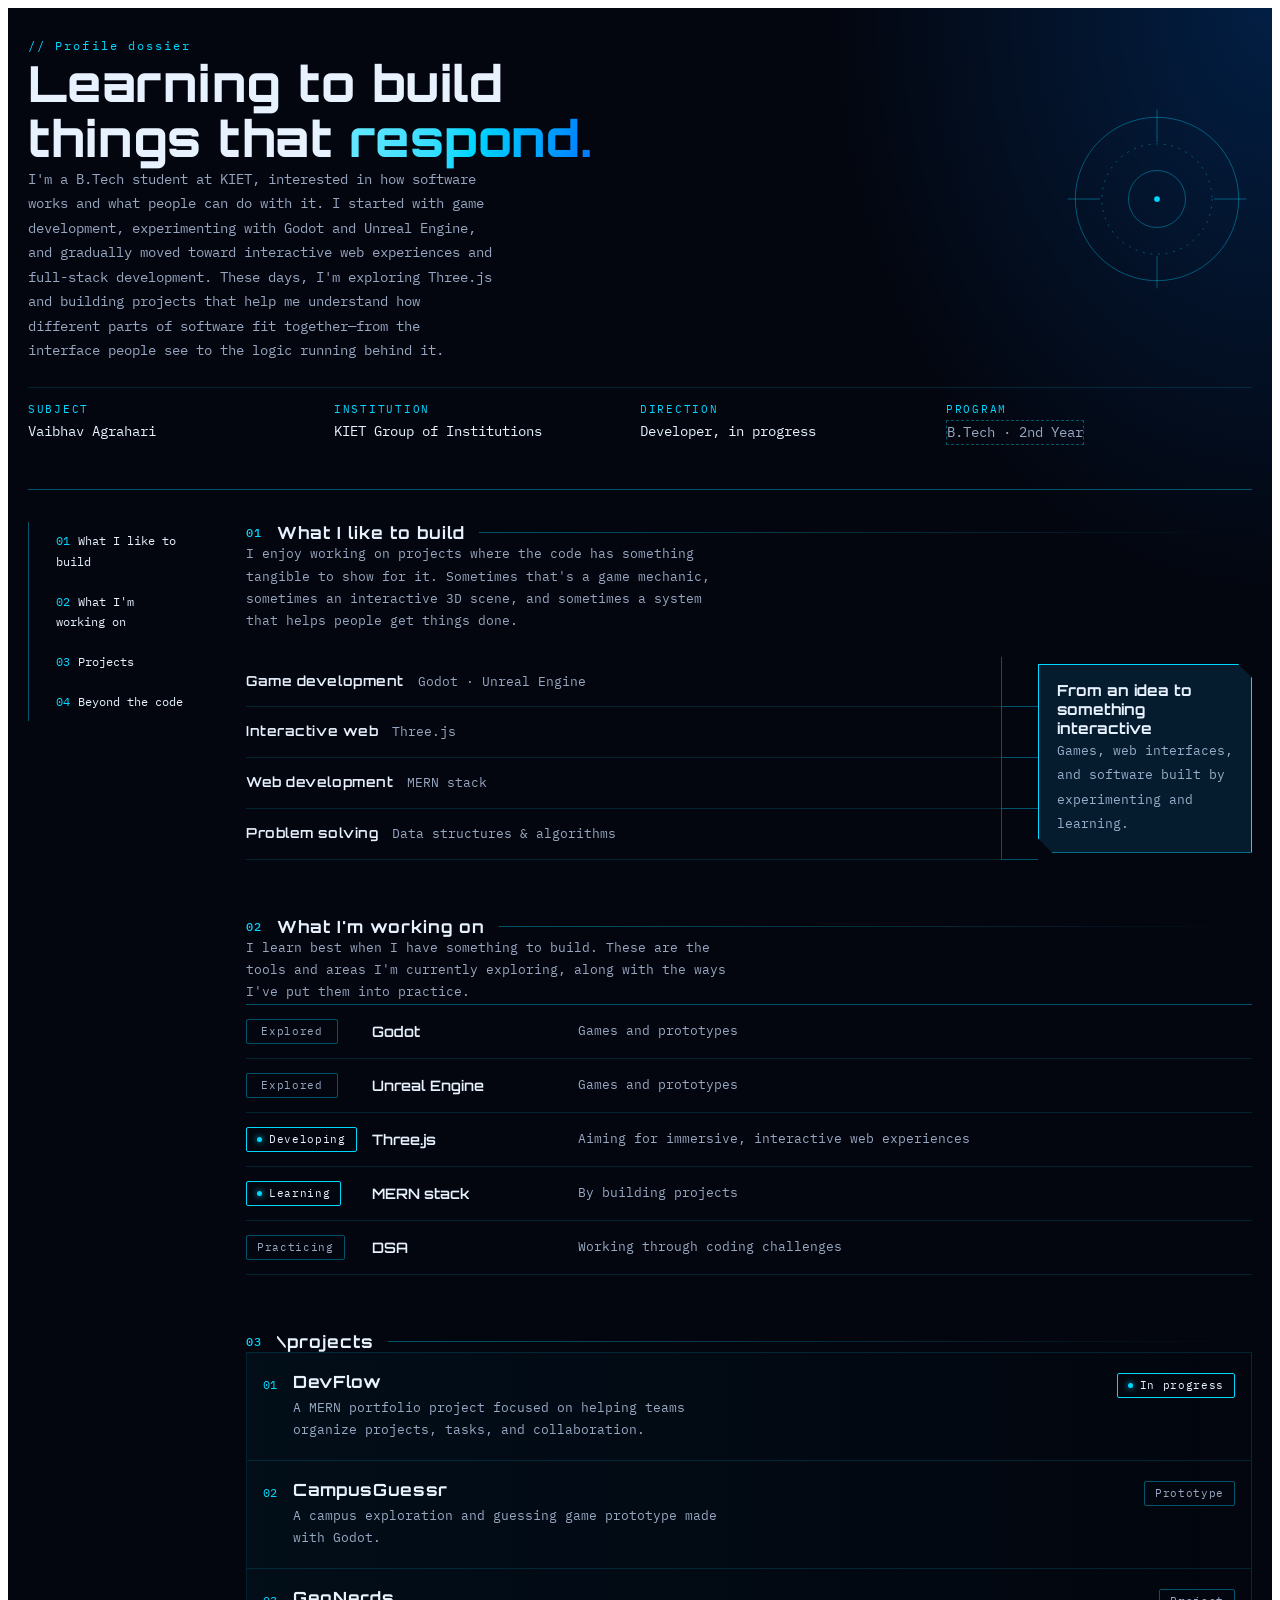
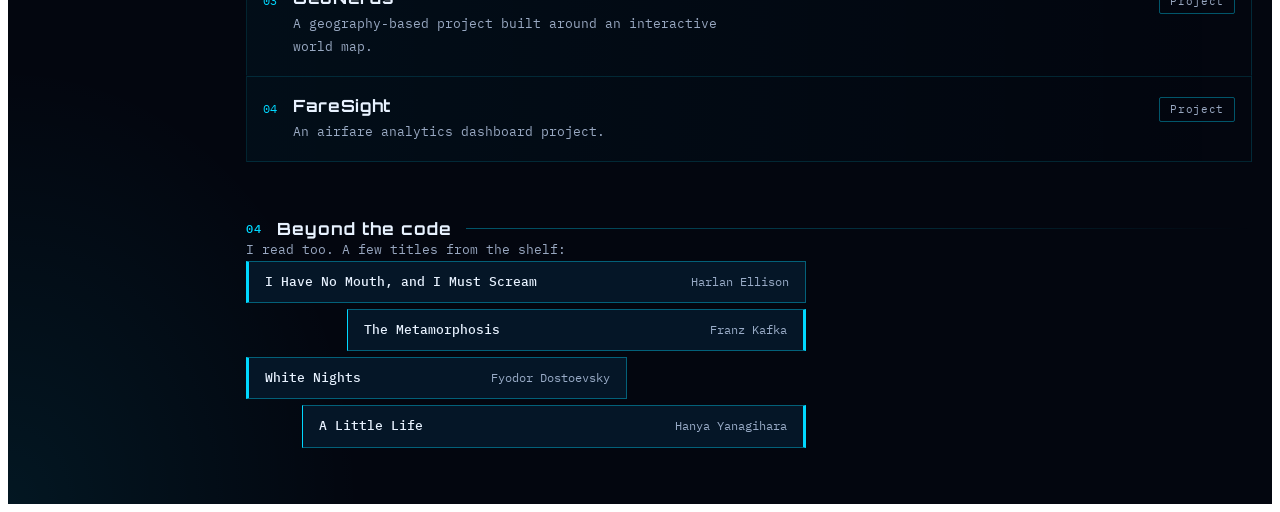
<file: TAb_UI/panels/about.html>
<!doctype html>
<html lang="en">
  <head>
    <meta charset="UTF-8" />
    <meta name="viewport" content="width=device-width, initial-scale=1.0" />
    <title>About — Vaibhav Agrahari</title>
    <link rel="stylesheet" href="/TAb_UI/css_for_panels/about.css" />
    <link rel="preconnect" href="https://fonts.googleapis.com" />
    <link rel="preconnect" href="https://fonts.gstatic.com" crossorigin />
    <link
      href="https://fonts.googleapis.com/css2?family=IBM+Plex+Mono:wght@400;500&family=Orbitron:wght@400..900&display=swap"
      rel="stylesheet"
    />
  </head>
  <body>
    <article class="about">
      <div class="ab-grid" aria-hidden="true"></div>

      <!-- ============ Header: dossier cover ============ -->
      <header class="ab-head">
        <div class="ab-head-copy">
          <p class="ab-kicker">// Profile dossier</p>
          <h1 class="ab-title">
            Learning to build things that <em>respond.</em>
          </h1>
          <p class="ab-lede">
            I'm a B.Tech student at KIET, interested in how software works and what people can do with it. I started with game development, experimenting with Godot and Unreal Engine, and gradually moved toward interactive web experiences and full-stack development.

These days, I'm exploring Three.js and building projects that help me understand how different parts of software fit together—from the interface people see to the logic running behind it.
          </p>
        </div>

        <svg class="ab-reticle" viewBox="0 0 200 200" aria-hidden="true">
          <circle cx="100" cy="100" r="86" />
          <circle cx="100" cy="100" r="58" stroke-dasharray="2 6" />
          <circle cx="100" cy="100" r="30" />
          <path d="M100 6v34M100 160v34M6 100h34M160 100h34" />
          <circle class="dot" cx="100" cy="100" r="3" />
        </svg>

        <dl class="ab-fields">
          <div><dt>Subject</dt><dd>Vaibhav Agrahari</dd></div>
          <div><dt>Institution</dt><dd>KIET Group of Institutions</dd></div>
          <div><dt>Direction</dt><dd>Developer, in progress</dd></div>
          <div><dt>Program</dt><dd class="ab-placeholder"> B.Tech · 2nd Year </dd></div>
        </dl>
      </header>

      <div class="ab-layout">
        <nav class="ab-rail" aria-label="About sections">
          <a href="#ab-connect"><span>01</span>What I like to build</a>
          <a href="#ab-log"><span>02</span>What I'm working on</a>
          <a href="#ab-projects"><span>03</span>Projects</a>
          <a href="#ab-beyond"><span>04</span>Beyond the code</a>
        </nav>

        <div class="ab-main">
          <!-- ============ 01 Journey: interests converge ============ -->
          <section id="ab-connect" class="ab-section" aria-labelledby="h-connect">
            <h2 id="h-connect" class="ab-h"><span>01</span>What I like to build</h2>
            <p class="ab-note">
             I enjoy working on projects where the code 
             has something tangible to show for it. Sometimes that's a game mechanic, 
             sometimes an interactive 3D scene, and sometimes a system that helps people get things done.
            </p>

            <div class="ab-connect">
              <ul class="ab-lanes">
                <li>
                  <b>Game development</b><span>Godot · Unreal Engine</span>
                </li>
                <li><b>Interactive web</b><span>Three.js</span></li>
                <li><b>Web development</b><span>MERN stack</span></li>
                <li>
                  <b>Problem solving</b><span>Data structures &amp; algorithms</span>
                </li>
              </ul>
              <div class="ab-sink">
                <b>From an idea to something interactive</b>
                <span>Games, web interfaces, and software built by experimenting and learning.</span>
              </div>
            </div>
          </section>

          <!-- ============ 02 Log: learning vs. built ============ -->
          <section id="ab-log" class="ab-section" aria-labelledby="h-log">
            <h2 id="h-log" class="ab-h"><span>02</span>What I'm working on</h2>
            <p class="ab-note">
              I learn best when I have something to build. 
              These are the tools and areas I'm currently exploring, along with the ways I've put them into practice.
            </p>
            <ul class="ab-log">
              <li><span class="tag">Explored</span><b>Godot</b><i>Games and prototypes</i></li>
              <li><span class="tag">Explored</span><b>Unreal Engine</b><i>Games and prototypes</i></li>
              <li><span class="tag tag--live">Developing</span><b>Three.js</b><i>Aiming for immersive, interactive web experiences</i></li>
              <li><span class="tag tag--live">Learning</span><b>MERN stack</b><i>By building projects</i></li>
              <li><span class="tag">Practicing</span><b>DSA</b><i>Working through coding challenges</i></li>
            </ul>
          </section>

          <!-- ============ 03 Projects index ============ -->
          <section id="ab-projects" class="ab-section" aria-labelledby="h-projects">
            <h2 id="h-projects" class="ab-h"><span>03</span>\projects</h2>
            <!-- PLACEHOLDER: add real links (e.g. GitHub / live demo) by turning each <h3> into an <a> -->
            <ol class="ab-index">
              <li>
                <span class="n">01</span>
                <div>
                  <h3>DevFlow</h3>
                  <p>A MERN portfolio project focused on helping teams organize projects, tasks, and collaboration.</p>
                </div>
                <span class="tag tag--live">In progress</span>
              </li>
              <li>
                <span class="n">02</span>
                <div>
                  <h3>CampusGuessr</h3>
                  <p>A campus exploration and guessing game prototype made with Godot.</p>
                </div>
                <span class="tag">Prototype</span>
              </li>
              <li>
                <span class="n">03</span>
                <div>
                  <h3>GeoNerds</h3>
                  <p>A geography-based project built around an interactive world map.</p>
                </div>
                <span class="tag">Project</span>
              </li>
              <li>
                <span class="n">04</span>
                <div>
                  <h3>FareSight</h3>
                  <p>An airfare analytics dashboard project.</p>
                </div>
                <span class="tag">Project</span>
              </li>
            </ol>
          </section>

          <!-- ============ 04 Beyond the code ============ -->
          <section id="ab-beyond" class="ab-section" aria-labelledby="h-beyond">
            <h2 id="h-beyond" class="ab-h"><span>04</span>Beyond the code</h2>
            <p class="ab-note">I read too. A few titles from the shelf:</p>
            <ul class="ab-shelf">
              <li style="--w: 100%"><b>I Have No Mouth, and I Must Scream</b><i>Harlan Ellison</i></li>
              <li style="--w: 82%"><b>The Metamorphosis</b><i>Franz Kafka</i></li>
              <li style="--w: 68%"><b>White Nights</b><i>Fyodor Dostoevsky</i></li>
              <li style="--w: 90%"><b>A Little Life</b><i>Hanya Yanagihara</i></li>
            </ul>
          </section>
        </div>
      </div>
      
    </article>
  </body>
</html>
</file>
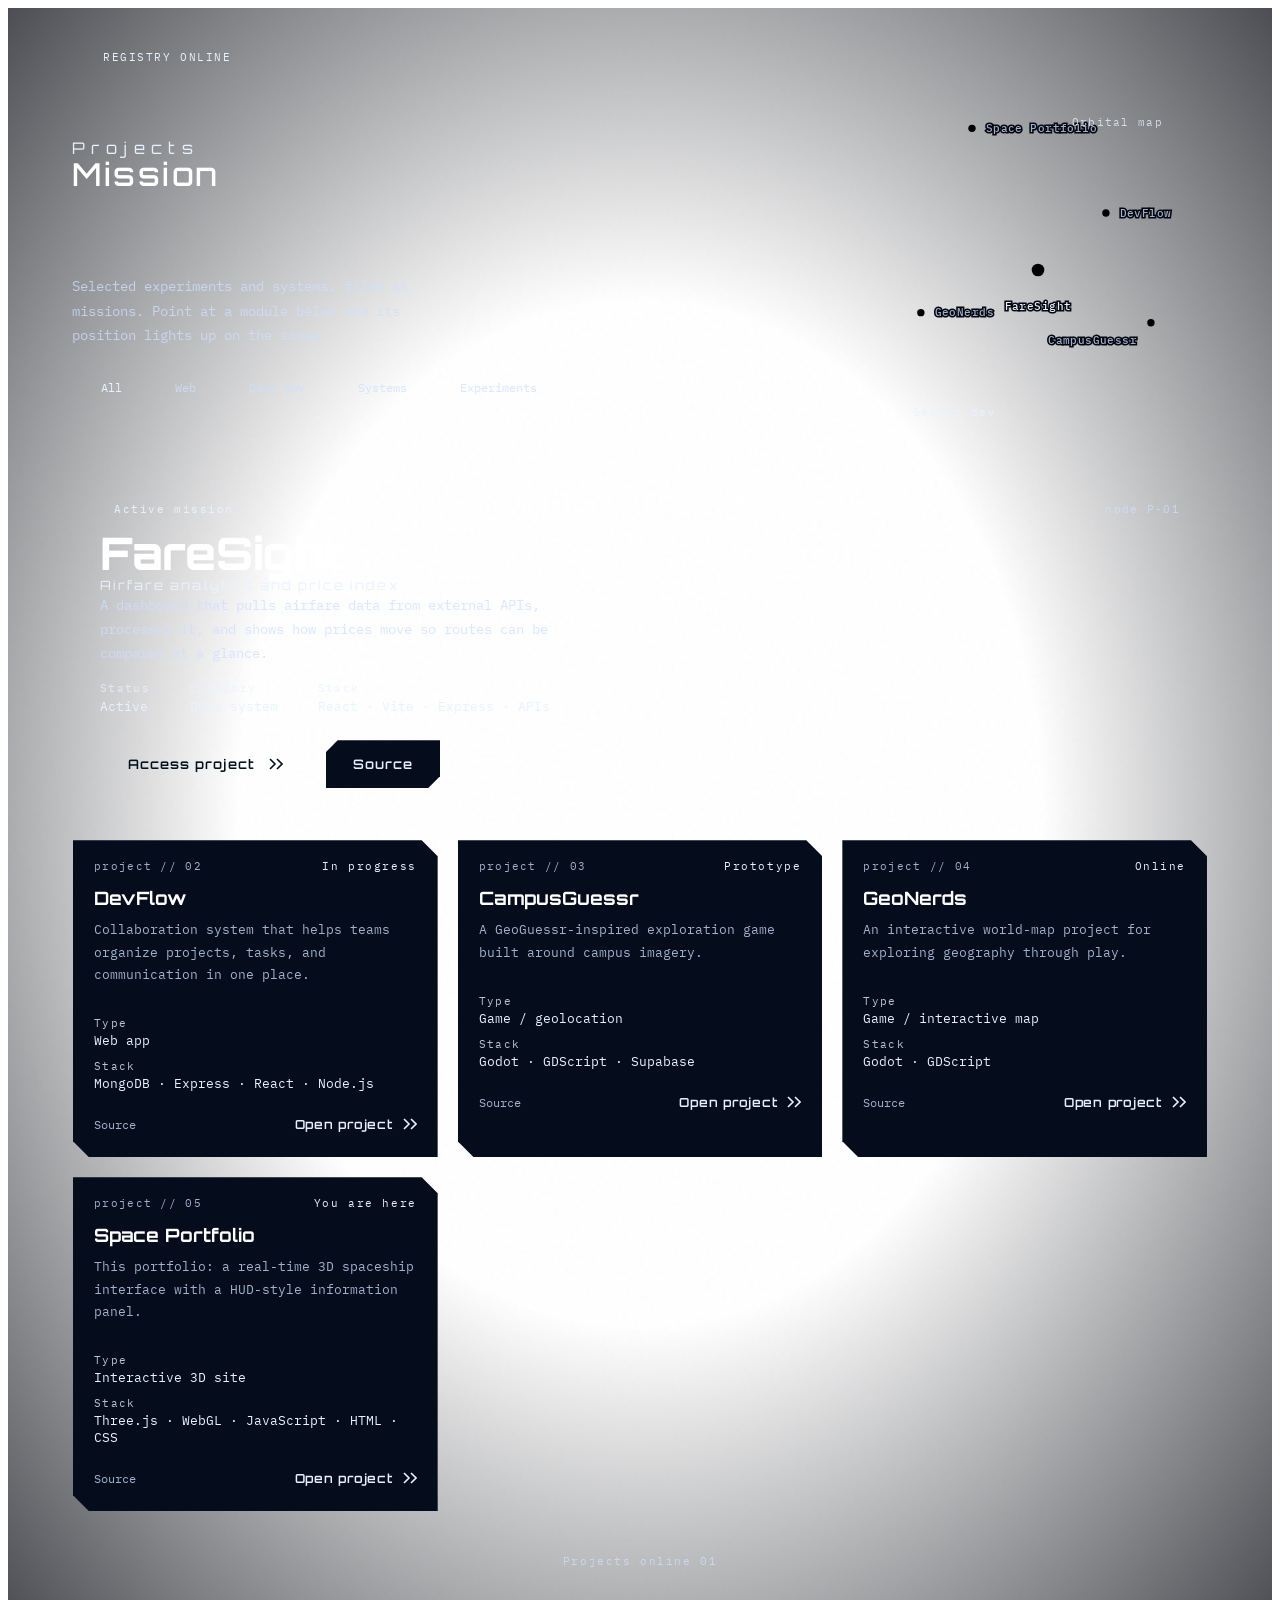
<file: TAb_UI/panels/projects.html>
<!DOCTYPE html>
<html lang="en">
<head>
    <meta charset="UTF-8">
    <meta name="viewport" content="width=device-width, initial-scale=1.0">
    <link rel="stylesheet" href="/TAb_UI/css_for_panels/projects.css">
    <title>Document</title>
</head>
<body>
   <!--
  PROJECTS PANEL FRAGMENT: no <html>/<head>/<body>. Injected into .info-panel-body.
  Stylesheet: /TAb_UI/css_for_panels/project.css (link it once in the main page <head>).

  EDIT GUIDE
  - Add a module: copy one <article class="pj-card">, set data-cat (web game systems experiments),
    and give it a data-n. To place it on the scope, add a <g class="pj-node"> with the same data-n
    and data-cat, and (for hover linking) one more selector in the "scope link" rule in project.css.
  - Links: replace href="#" (marked data-placeholder).
  - Filtering is CSS-only (radios + :has). Scripts inside injected HTML don't run, so none are used.
  - The empty .origin-distortion div is picked up by your existing initOriginDistortion().
-->
<link rel="preconnect" href="https://fonts.googleapis.com" />
<link rel="preconnect" href="https://fonts.gstatic.com" crossorigin />
<link href="https://fonts.googleapis.com/css2?family=IBM+Plex+Mono:wght@400;500&family=Orbitron:wght@400..900&display=swap" rel="stylesheet" />

<section class="projects-panel" aria-label="Project registry">
  <input class="pj-radio" type="radio" name="pj-filter" id="pj-all" checked>
  <input class="pj-radio" type="radio" name="pj-filter" id="pj-web">
  <input class="pj-radio" type="radio" name="pj-filter" id="pj-game">
  <input class="pj-radio" type="radio" name="pj-filter" id="pj-systems">
  <input class="pj-radio" type="radio" name="pj-filter" id="pj-experiments">

  <!-- Atmosphere (same layers as the Origin hero) -->
  <div class="pj-noise"></div>
  <div class="pj-grid-bg"></div>
  <div class="pj-vignette"></div>
  <div class="pj-sweep-h"></div>
  <div class="origin-distortion" aria-hidden="true"></div>

  <div class="pj-hud" aria-hidden="true">
    <span class="pj-corner tl"></span><span class="pj-corner tr"></span>
    <span class="pj-corner bl"></span><span class="pj-corner br"></span>
  </div>

  <div class="pj-status pj-rise" style="--i:0">
    <span class="pj-status-dot" aria-hidden="true"></span>
    <span>REGISTRY ONLINE</span>
  </div>

  <div class="pj-content">

    <!-- HERO: intro left, orbital scope right -->
    <div class="pj-hero">
      <div class="pj-intro">
        <div class="pj-hello">Projects</div>
        <h1 class="pj-title">
          <span class="pj-lead">Mission</span>
          <span class="pj-grad">Registry</span>
        </h1>
        <p class="pj-lede">
          Selected experiments and systems, filed as missions.
          Point at a module below and its position lights up on the scope.
        </p>

        <div class="pj-tags" role="group" aria-label="Project categories">
          <label class="pj-tag pj-rise" style="--i:1" for="pj-all">All</label>
          <label class="pj-tag pj-rise" style="--i:2" for="pj-web">Web</label>
          <label class="pj-tag pj-rise" style="--i:3" for="pj-game">Game dev</label>
          <label class="pj-tag pj-rise" style="--i:4" for="pj-systems">Systems</label>
          <label class="pj-tag pj-rise" style="--i:5" for="pj-experiments">Experiments</label>
        </div>
      </div>

      <!-- UNIQUE ELEMENT: orbital scope. Featured project is the core; the rest orbit it. -->
      <div class="pj-scope-wrap pj-rise" style="--i:2">
        <div class="pj-scope-frame">
          <div class="pj-scope">
            <div class="pj-scope-grid"></div>
            <div class="pj-radar" aria-hidden="true"></div>
            <svg viewBox="0 0 320 320" role="img" aria-label="Orbital map of projects: FareSight at the core, DevFlow, CampusGuessr, GeoNerds and Space Portfolio in orbit">
              <circle class="pj-tick" cx="160" cy="160" r="156"/>
              <circle class="pj-ring" cx="160" cy="160" r="148"/>
              <circle class="pj-ring" cx="160" cy="160" r="118"/>
              <circle class="pj-ring" cx="160" cy="160" r="84"/>
              <circle class="pj-ring" cx="160" cy="160" r="44"/>
              <path class="pj-axis" d="M160 8V312M8 160H312"/>

              <g class="pj-node pj-node--core" data-n="faresight" transform="translate(160 160)">
                <circle class="pj-halo" r="20"/>
                <circle class="pj-pt" r="6"/>
                <text x="0" y="38" text-anchor="middle">FareSight</text>
              </g>
              <g class="pj-node" data-n="devflow" data-cat="web" transform="translate(224.3 106)">
                <circle class="pj-halo" r="10"/><circle class="pj-pt" r="3.5"/>
                <text x="13" y="3.5">DevFlow</text>
              </g>
              <g class="pj-node" data-n="campusguessr" data-cat="game" transform="translate(266.9 209.9)">
                <circle class="pj-halo" r="10"/><circle class="pj-pt" r="3.5"/>
                <text x="-13" y="20" text-anchor="end">CampusGuessr</text>
              </g>
              <g class="pj-node" data-n="geonerds" data-cat="game" transform="translate(49.1 200.4)">
                <circle class="pj-halo" r="10"/><circle class="pj-pt" r="3.5"/>
                <text x="13" y="3.5">GeoNerds</text>
              </g>
              <g class="pj-node" data-n="portfolio" data-cat="web experiments" transform="translate(97.5 25.9)">
                <circle class="pj-halo" r="10"/><circle class="pj-pt" r="3.5"/>
                <text x="13" y="3.5">Space Portfolio</text>
              </g>
            </svg>
            <span class="pj-scope-meta" aria-hidden="true">Orbital map</span>
            <span class="pj-scope-name" aria-hidden="true">Sector dev</span>
          </div>
        </div>
      </div>
    </div>

    <!-- FEATURED: active mission -->
    <article class="pj-featured pj-rise" style="--i:6" data-n="faresight">
      <div class="pj-feat-top">
        <span class="pj-flag"><i class="pj-dot"></i>Active mission</span>
        <span class="pj-id">node P-01</span>
      </div>
      <h2 class="pj-feat-name">FareSight</h2>
      <p class="pj-feat-kind">Airfare analytics and price index</p>
      <p class="pj-desc">
        A dashboard that pulls airfare data from external APIs, processes it,
        and shows how prices move so routes can be compared at a glance.
      </p>
      <dl class="pj-meta">
        <div><dt>Status</dt><dd class="pj-on">Active</dd></div>
        <div><dt>Category</dt><dd>Data system</dd></div>
        <div><dt>Stack</dt><dd>React · Vite · Express · APIs</dd></div>
      </dl>
      <div class="pj-actions">
        <a class="pj-btn pj-btn--primary" href="#" data-placeholder>
          Access project
          <svg class="chev" viewBox="0 0 14 12" width="14" height="12" aria-hidden="true"><path d="M1 1l5 5-5 5M8 1l5 5-5 5" fill="none" stroke="currentColor" stroke-width="1.6"/></svg>
        </a>
        <a class="pj-btn pj-btn--ghost" href="#" data-placeholder>Source</a>
      </div>
    </article>

    <!-- MODULES -->
    <div class="pj-modules">

      <article class="pj-card pj-rise" style="--i:7" data-n="devflow" data-cat="web">
        <header class="pj-card-top">
          <span class="pj-id">project // 02</span>
          <span class="pj-state"><i class="pj-dot"></i>In progress</span>
        </header>
        <h3 class="pj-name">DevFlow</h3>
        <p class="pj-desc">Collaboration system that helps teams organize projects, tasks, and communication in one place.</p>
        <dl class="pj-mini">
          <div><dt>Type</dt><dd>Web app</dd></div>
          <div><dt>Stack</dt><dd>MongoDB · Express · React · Node.js</dd></div>
        </dl>
        <footer class="pj-card-foot">
          <a class="pj-link" href="#" data-placeholder>Source</a>
          <a class="pj-open" href="#" data-placeholder>Open project
            <svg class="chev" viewBox="0 0 14 12" width="14" height="12" aria-hidden="true"><path d="M1 1l5 5-5 5M8 1l5 5-5 5" fill="none" stroke="currentColor" stroke-width="1.6"/></svg>
          </a>
        </footer>
      </article>

      <article class="pj-card pj-rise" style="--i:8" data-n="campusguessr" data-cat="game">
        <header class="pj-card-top">
          <span class="pj-id">project // 03</span>
          <span class="pj-state"><i class="pj-dot"></i>Prototype</span>
        </header>
        <h3 class="pj-name">CampusGuessr</h3>
        <p class="pj-desc">A GeoGuessr-inspired exploration game built around campus imagery.</p>
        <dl class="pj-mini">
          <div><dt>Type</dt><dd>Game / geolocation</dd></div>
          <div><dt>Stack</dt><dd>Godot · GDScript · Supabase</dd></div>
        </dl>
        <footer class="pj-card-foot">
          <a class="pj-link" href="#" data-placeholder>Source</a>
          <a class="pj-open" href="#" data-placeholder>Open project
            <svg class="chev" viewBox="0 0 14 12" width="14" height="12" aria-hidden="true"><path d="M1 1l5 5-5 5M8 1l5 5-5 5" fill="none" stroke="currentColor" stroke-width="1.6"/></svg>
          </a>
        </footer>
      </article>

      <article class="pj-card pj-rise" style="--i:9" data-n="geonerds" data-cat="game">
        <header class="pj-card-top">
          <span class="pj-id">project // 04</span>
          <span class="pj-state"><i class="pj-dot"></i>Online</span>
        </header>
        <h3 class="pj-name">GeoNerds</h3>
        <p class="pj-desc">An interactive world-map project for exploring geography through play.</p>
        <dl class="pj-mini">
          <div><dt>Type</dt><dd>Game / interactive map</dd></div>
          <div><dt>Stack</dt><dd>Godot · GDScript</dd></div>
        </dl>
        <footer class="pj-card-foot">
          <a class="pj-link" href="#" data-placeholder>Source</a>
          <a class="pj-open" href="#" data-placeholder>Open project
            <svg class="chev" viewBox="0 0 14 12" width="14" height="12" aria-hidden="true"><path d="M1 1l5 5-5 5M8 1l5 5-5 5" fill="none" stroke="currentColor" stroke-width="1.6"/></svg>
          </a>
        </footer>
      </article>

      <article class="pj-card pj-rise" style="--i:10" data-n="portfolio" data-cat="web experiments">
        <header class="pj-card-top">
          <span class="pj-id">project // 05</span>
          <span class="pj-state"><i class="pj-dot"></i>You are here</span>
        </header>
        <h3 class="pj-name">Space Portfolio</h3>
        <p class="pj-desc">This portfolio: a real-time 3D spaceship interface with a HUD-style information panel.</p>
        <dl class="pj-mini">
          <div><dt>Type</dt><dd>Interactive 3D site</dd></div>
          <div><dt>Stack</dt><dd>Three.js · WebGL · JavaScript · HTML · CSS</dd></div>
        </dl>
        <footer class="pj-card-foot">
          <a class="pj-link" href="#" data-placeholder>Source</a>
          <a class="pj-open" href="#" data-placeholder>Open project
            <svg class="chev" viewBox="0 0 14 12" width="14" height="12" aria-hidden="true"><path d="M1 1l5 5-5 5M8 1l5 5-5 5" fill="none" stroke="currentColor" stroke-width="1.6"/></svg>
          </a>
        </footer>
      </article>

    </div>

    <footer class="pj-count"><span>Projects online</span></footer>
  </div>
</section>
</body>
</html>
</file>
<file: TAb_UI/css_for_panels/about.css>
.about {
  --a-p: var(--primary, #00d8ff);
  --a-s: var(--secondary, #0077ff);
  --a-ink: #e8f2ff;
  --a-dim: rgba(205, 224, 255, 0.74);
  --a-plate: #050c1c;
  --a-line: color-mix(in srgb, var(--a-p) 38%, transparent);
  --a-hair: color-mix(in srgb, var(--a-p) 14%, transparent);
  --display: "Orbitron", system-ui, sans-serif;
  --mono: "IBM Plex Mono", ui-monospace, "Courier New", monospace;
  --ease: cubic-bezier(0.22, 1, 0.36, 1);

  position: relative;
  container: about / inline-size;
  overflow-x: clip; /* clip, not hidden: keeps the sticky rail working */
  padding: 28px 20px 56px 20px;
  color: var(--a-ink);
  font: 400 0.9rem/1.7 var(--mono);
  background:
    radial-gradient(50% 40% at 100% 0%, color-mix(in srgb, var(--a-s) 22%, transparent), transparent 70%),
    radial-gradient(40% 30% at 0% 100%, color-mix(in srgb, var(--a-p) 8%, transparent), transparent 70%),
    #03060f;
}
.about *, .about *::before, .about *::after { box-sizing: border-box; }
.ab-grid {
  position: absolute;
  inset: 0;
  pointer-events: none;
  background-image:
    linear-gradient(var(--a-hair) 1px, transparent 1px),
    linear-gradient(90deg, var(--a-hair) 1px, transparent 1px);
  background-size: 40px 40px;
  opacity: 0.45;
  -webkit-mask-image: linear-gradient(to bottom, #000, transparent 70%);
  mask-image: linear-gradient(to bottom, #000, transparent 70%);
}
.about h1, .about h2, .about h3, .about p, .about ul, .about ol, .about dl, .about dd { margin: 0; padding: 0; }
.about ul, .about ol { list-style: none; }
.about > * { position: relative; }

/* ---------- Header / cover ---------- */
.ab-head {
  display: grid;
  gap: 28px;
  padding-bottom: 32px;
  border-bottom: 1px solid var(--a-line);
  animation: rise 0.7s var(--ease) both;
}
.ab-kicker {
  font-size: 0.72rem;
  letter-spacing: 0.18em;
  color: var(--a-p);
}
.ab-title {
  margin-top: 14px;
  font: 800 clamp(1.7rem, 7.4cqi, 3.1rem) / 1.12 var(--display);
  letter-spacing: 0.01em;
  text-wrap: balance;
}
.ab-title em {
  font-style: normal;
  background: linear-gradient(100deg, color-mix(in srgb, var(--a-p) 60%, #fff), var(--a-p) 50%, var(--a-s));
  -webkit-background-clip: text;
  background-clip: text;
  -webkit-text-fill-color: transparent;
}
.ab-lede { margin-top: 20px; max-width: 58ch; color: var(--a-dim); }
.ab-reticle {
  display: none;
  width: 190px;
  fill: none;
  stroke: var(--a-line);
  stroke-width: 1;
}
.ab-reticle .dot { fill: var(--a-p); stroke: none; }
.ab-fields {
  display: grid;
  gap: 0;
  grid-template-columns: 1fr 1fr;
}
.ab-fields div {
  padding: 12px 14px 12px 0;
  border-top: 1px solid var(--a-hair);
}
.ab-fields dt { font-size: 0.68rem; letter-spacing: 0.16em; color: var(--a-p); text-transform: uppercase; }
.ab-fields dd { margin-top: 2px; font-size: 0.86rem; }
.ab-placeholder {
  display: inline-block;
  padding: 0 8px;
  border: 1px dashed var(--a-line);
  color: var(--a-dim);
}

/* ---------- Layout: sticky index rail + content ---------- */
.ab-layout { display: grid; gap: 24px; margin-top: 8px; }
.ab-rail {
  position: sticky;
  top: 0;
  z-index: 5;
  display: flex;
  gap: 8px;
  margin: 0 -20px;
  padding: 10px 20px;
  overflow-x: auto;
  scrollbar-width: none;
  background: rgba(3, 6, 15, 0.92);
  border-bottom: 1px solid var(--a-hair);
}
.ab-rail a {
  flex: none;
  padding: 6px 12px;
  border: 1px solid var(--a-line);
  border-radius: 2px;
  font-size: 0.74rem;
  color: var(--a-ink);
  text-decoration: none;
  transition: background-color 0.2s, border-color 0.2s;
}
.ab-rail a span { margin-right: 8px; color: var(--a-p); }
.ab-rail a:hover { background: color-mix(in srgb, var(--a-p) 12%, transparent); border-color: var(--a-p); }
.ab-rail a:focus-visible, .ab-index li:focus-within { outline: 2px solid #fff; outline-offset: 2px; }

.ab-main { display: grid; gap: 56px; padding-top: 16px; min-width: 0; }
.ab-section { scroll-margin-top: 64px; animation: rise 0.7s var(--ease) both; }
.ab-section:nth-child(2) { animation-delay: 0.08s; }
.ab-section:nth-child(3) { animation-delay: 0.16s; }
.ab-section:nth-child(4) { animation-delay: 0.24s; }
.ab-h {
  display: flex;
  align-items: center;
  gap: 14px;
  font: 700 1.05rem var(--display);
  letter-spacing: 0.06em;
}
.ab-h span { font: 500 0.74rem var(--mono); letter-spacing: 0.12em; color: var(--a-p); }
.ab-h::after { content: ""; flex: 1; height: 1px; background: linear-gradient(90deg, var(--a-line), transparent); }
.ab-note { margin-top: 10px; max-width: 60ch; font-size: 0.82rem; color: var(--a-dim); }

/* ---------- Tags ---------- */
.tag {
  display: inline-flex;
  align-items: center;
  gap: 7px;
  padding: 2px 10px;
  border: 1px solid var(--a-line);
  border-radius: 2px;
  font-size: 0.7rem;
  letter-spacing: 0.06em;
  color: var(--a-dim);
  white-space: nowrap;
}
.tag--live { color: var(--a-ink); border-color: var(--a-p); }
.tag--live::before { content: ""; width: 5px; height: 5px; border-radius: 50%; background: var(--a-p); box-shadow: 0 0 6px var(--a-p); }

/* ---------- 01 Interests converge ---------- */
.ab-connect { display: grid; gap: 0; margin-top: 24px; }
.ab-lanes li {
  position: relative;
  display: flex;
  flex-wrap: wrap;
  align-items: baseline;
  gap: 2px 14px;
  padding: 14px 0 14px 22px;
  border-left: 1px solid var(--a-line);
}
.ab-lanes li::before {
  content: "";
  position: absolute;
  left: -3px;
  top: 25px;
  width: 5px;
  height: 5px;
  background: var(--a-p);
}
.ab-lanes b { font: 600 0.86rem var(--display); letter-spacing: 0.04em; }
.ab-lanes span { font-size: 0.8rem; color: var(--a-dim); }
.ab-sink {
  margin-left: 0;
  padding: 16px 18px;
  border: 1px solid var(--a-p);
  background: color-mix(in srgb, var(--a-p) 8%, var(--a-plate));
  clip-path: polygon(0 0, calc(100% - 14px) 0, 100% 14px, 100% 100%, 14px 100%, 0 calc(100% - 14px));
}
.ab-sink b { display: block; font: 700 0.95rem var(--display); }
.ab-sink span { font-size: 0.8rem; color: var(--a-dim); }

/* ---------- 02 Status log ---------- */
.ab-log { margin-top: 20px; border-top: 1px solid var(--a-line); }
.ab-log li {
  display: grid;
  grid-template-columns: auto 1fr;
  gap: 4px 16px;
  align-items: center;
  padding: 14px 0;
  border-bottom: 1px solid var(--a-hair);
  transition: background-color 0.2s, padding-left 0.25s var(--ease);
}
.ab-log li:hover { padding-left: 8px; background: color-mix(in srgb, var(--a-p) 5%, transparent); }
.ab-log .tag { justify-self: start; min-width: 92px; justify-content: center; }
.ab-log b { font: 600 0.9rem var(--display); }
.ab-log i { grid-column: 1 / -1; font-style: normal; font-size: 0.8rem; color: var(--a-dim); }

/* ---------- 03 Project index ---------- */
.ab-index { margin-top: 20px; counter-reset: p; }
.ab-index li {
  position: relative;
  display: grid;
  grid-template-columns: auto 1fr;
  gap: 6px 16px;
  padding: 18px 16px;
  border: 1px solid var(--a-hair);
  border-bottom-color: transparent;
  background: linear-gradient(90deg, color-mix(in srgb, var(--a-p) 4%, transparent), transparent);
  transition: border-color 0.25s, background-color 0.25s, transform 0.25s var(--ease);
}
.ab-index li:last-child { border-bottom-color: var(--a-hair); }
.ab-index li::before {
  content: "";
  position: absolute;
  left: -1px;
  top: 0;
  bottom: 0;
  width: 2px;
  background: var(--a-p);
  transform: scaleY(0);
  transform-origin: top;
  transition: transform 0.3s var(--ease);
}
.ab-index li:hover { border-color: var(--a-line); background-color: color-mix(in srgb, var(--a-p) 7%, transparent); transform: translateX(4px); }
.ab-index li:hover::before { transform: none; }
.ab-index .n { font-size: 0.74rem; color: var(--a-p); padding-top: 4px; }
.ab-index h3 { font: 700 1.05rem var(--display); letter-spacing: 0.04em; }
.ab-index p { margin-top: 4px; font-size: 0.83rem; color: var(--a-dim); max-width: 56ch; }
.ab-index .tag { grid-column: 2; justify-self: start; margin-top: 6px; }

/* ---------- 04 Book stack (flat, no cover art) ---------- */
.ab-shelf { display: grid; gap: 6px; margin-top: 20px; max-width: 560px; }
.ab-shelf li {
  width: var(--w);
  display: flex;
  flex-wrap: wrap;
  justify-content: space-between;
  align-items: baseline;
  gap: 2px 16px;
  padding: 10px 16px;
  border: 1px solid var(--a-line);
  border-left: 3px solid var(--a-p);
  background: color-mix(in srgb, var(--a-p) 5%, var(--a-plate));
  transition: transform 0.25s var(--ease), background-color 0.2s;
}
.ab-shelf li:nth-child(even) { margin-left: auto; border-left-width: 1px; border-right: 3px solid var(--a-p); }
.ab-shelf li:hover { transform: translateX(6px); background-color: color-mix(in srgb, var(--a-p) 10%, var(--a-plate)); }
.ab-shelf li:nth-child(even):hover { transform: translateX(-6px); }
.ab-shelf b { font: 500 0.84rem var(--mono); }
.ab-shelf i { font-style: normal; font-size: 0.74rem; color: var(--a-dim); }

@keyframes rise { from { opacity: 0; transform: translateY(12px); } }

/* ---------- Tablet ---------- */
@container about (min-width: 560px) {
  .about { padding: 36px 32px 72px; }
  .ab-fields { grid-template-columns: repeat(4, 1fr); }
  .ab-rail { margin: 0 -32px; padding: 10px 32px; }
  .ab-log li { grid-template-columns: 110px 190px 1fr; }
  .ab-log i { grid-column: auto; }
  .ab-index li { grid-template-columns: auto 1fr auto; align-items: start; }
  .ab-index .tag { grid-column: auto; margin-top: 2px; }
  /* Interests merge into one bus line, then a stub into the sink */
  .ab-connect { grid-template-columns: 1fr minmax(180px, 250px); align-items: center; }
  .ab-lanes { position: relative; padding-right: 36px; }
  .ab-lanes li { border-left: 0; padding-left: 0; border-bottom: 1px solid var(--a-hair); }
  .ab-lanes li::before { display: none; }
  .ab-lanes li::after { content: ""; position: absolute; right: -36px; bottom: -1px; width: 36px; height: 1px; background: var(--a-line); }
  .ab-lanes::after { content: ""; position: absolute; right: 0; top: 0; bottom: 0; width: 1px; background: var(--a-line); }
  .ab-sink { position: relative; margin-left: 36px; }
  .ab-sink::before { content: ""; position: absolute; left: -37px; top: 50%; width: 37px; height: 1px; background: var(--a-p); }
}

/* ---------- Desktop: cover gets the reticle, rail moves to the left ---------- */
@container about (min-width: 900px) {
  .about { padding: 44px 48px 88px; }
  .ab-head { grid-template-columns: minmax(0, 1fr) auto; align-items: center; gap: 24px 48px; }
  .ab-reticle { display: block; }
  .ab-fields { grid-column: 1 / -1; }
  .ab-layout { grid-template-columns: 170px minmax(0, 1fr); gap: 48px; margin-top: 32px; }
  .ab-rail {
    top: 24px;
    align-self: start;
    flex-direction: column;
    gap: 2px;
    margin: 0;
    padding: 0 0 0 16px;
    overflow: visible;
    background: none;
    border: 0;
    border-left: 1px solid var(--a-line);
  }
  .ab-rail a { padding: 8px 10px; border-color: transparent; }
  .ab-main { padding-top: 0; }
  .ab-section { scroll-margin-top: 24px; }
}

@media (prefers-reduced-motion: reduce) {
  .ab-head, .ab-section { animation: none; }
  .ab-log li, .ab-index li, .ab-index li::before, .ab-shelf li, .ab-rail a { transition: none; }
  .ab-log li:hover, .ab-index li:hover, .ab-shelf li:hover, .ab-shelf li:nth-child(even):hover { transform: none; padding-left: 0; }
}
</file>
<file: TAb_UI/css_for_panels/projects.css>
/* =========================================================
   PROJECTS PANEL (/TAb_UI/css_for_panels/project.css)
   Same visual language as origin.css (Orbitron + IBM Plex Mono, chamfered
   plates, hairline HUD frame, one slow sweep, pulse, chevron nudge) with
   one element of its own: the orbital scope.
   Colors come only from the theme variables; tints use color-mix().
   Everything is scoped under .projects-panel.
   ========================================================= */

.info-panel-body:has(.projects-panel) { padding: 0; }

.projects-panel {
  --pj-ink: #e8f2ff;
  --pj-dim: rgba(205, 224, 255, 0.78);
  --pj-void: #03060f;
  --pj-plate: #050c1c;
  --pj-line: color-mix(in srgb, var(--primary) 40%, transparent);
  --pj-hair: color-mix(in srgb, var(--primary) 14%, transparent);
  --pj-tint: color-mix(in srgb, var(--primary) 7%, transparent);
  --pj-ease: cubic-bezier(0.22, 1, 0.36, 1);
  --pj-display: "Orbitron", system-ui, sans-serif;
  --pj-mono: "IBM Plex Mono", ui-monospace, "Courier New", monospace;

  counter-reset: pj 1; /* starts at 1 for the featured project */
  position: relative;
  width: 100%;
  overflow: hidden;
  container: projects / inline-size;
  color: var(--pj-ink);
  font-family: var(--pj-mono);
  background:
    radial-gradient(55% 70% at 22% 40%, color-mix(in srgb, var(--secondary) 20%, transparent), transparent 70%),
    radial-gradient(40% 50% at 90% 10%, color-mix(in srgb, var(--primary) 8%, transparent), transparent 70%),
    radial-gradient(60% 24% at 50% 100%, color-mix(in srgb, var(--primary) 14%, transparent), transparent 75%),
    var(--pj-void);
}
.projects-panel *, .projects-panel *::before, .projects-panel *::after { box-sizing: border-box; }
.projects-panel :is(h1, h2, h3, p, dl, dd) { margin: 0; }

.pj-radio { position: absolute; opacity: 0; pointer-events: none; width: 1px; height: 1px; }

/* ---------- Atmosphere ---------- */
.pj-noise, .pj-grid-bg, .pj-vignette, .pj-sweep-h, .projects-panel .origin-distortion {
  position: absolute; inset: 0; pointer-events: none;
}
.pj-noise {
  z-index: 1; opacity: 0.045; mix-blend-mode: screen;
  background-image: url("data:image/svg+xml,%3Csvg viewBox='0 0 300 300' xmlns='http://www.w3.org/2000/svg'%3E%3Cfilter id='n'%3E%3CfeTurbulence type='fractalNoise' baseFrequency='.8' numOctaves='3' stitchTiles='stitch'/%3E%3C/filter%3E%3Crect width='100%25' height='100%25' filter='url(%23n)' opacity='.7'/%3E%3C/svg%3E");
}
.pj-grid-bg {
  z-index: 1; opacity: 0.55;
  background-image:
    linear-gradient(var(--pj-hair) 1px, transparent 1px),
    linear-gradient(90deg, var(--pj-hair) 1px, transparent 1px);
  background-size: 44px 44px;
  -webkit-mask-image: radial-gradient(ellipse at 40% 30%, #000 10%, transparent 75%);
  mask-image: radial-gradient(ellipse at 40% 30%, #000 10%, transparent 75%);
}
.pj-vignette { z-index: 2; background: radial-gradient(ellipse at center, transparent 45%, rgba(0, 3, 10, 0.7) 100%); }
.pj-sweep-h {
  z-index: 3; inset: 0 0 auto 0; height: 14%;
  background: linear-gradient(to bottom, transparent, color-mix(in srgb, var(--primary) 6%, transparent) 50%, transparent);
  transform: translateY(-100%);
  animation: pjSweepH 12s linear infinite;
  will-change: transform;
}
@keyframes pjSweepH { to { transform: translateY(720%); } }

/* flicker when the panel finishes loading (infoPanel.js toggles .is-active) */
.projects-panel .origin-distortion { z-index: 5; opacity: 0; }
.projects-panel .origin-distortion.is-active { animation: pjDistort 0.5s ease-out; }
@keyframes pjDistort {
  0% { opacity: 0.4; background: linear-gradient(0deg, transparent 48%, var(--glow-soft) 50%, transparent 52%); }
  100% { opacity: 0; }
}

/* ---------- HUD frame ---------- */
.pj-hud { position: absolute; inset: 0; z-index: 4; pointer-events: none; animation: pjFade 0.9s var(--pj-ease) both; }
.pj-hud::before { content: ""; position: absolute; inset: 14px; border: 1px solid var(--pj-hair); }
.pj-corner { position: absolute; width: 34px; height: 34px; border: 0 solid var(--primary); filter: drop-shadow(0 0 4px var(--glow-medium)); }
.pj-corner.tl { top: 14px; left: 14px; border-width: 2px 0 0 2px; }
.pj-corner.tr { top: 14px; right: 14px; border-width: 2px 2px 0 0; }
.pj-corner.bl { bottom: 14px; left: 14px; border-width: 0 0 2px 2px; }
.pj-corner.br { bottom: 14px; right: 14px; border-width: 0 2px 2px 0; }
@keyframes pjFade { from { opacity: 0; } }

/* ---------- Status cluster ---------- */
.pj-status {
  position: absolute; z-index: 6; top: 30px; left: 28px;
  display: inline-flex; align-items: center; gap: 10px;
  padding: 8px 18px 8px 14px;
  border: 1px solid var(--pj-line);
  background: color-mix(in srgb, var(--primary) 7%, var(--pj-plate));
  font-size: 0.7rem; letter-spacing: 0.14em;
  clip-path: polygon(0 0, calc(100% - 10px) 0, 100% 10px, 100% 100%, 10px 100%, 0 calc(100% - 10px));
}
.pj-status-dot, .pj-dot {
  display: inline-block; width: 7px; height: 7px; border-radius: 50%;
  background: var(--primary); box-shadow: 0 0 8px var(--primary);
  animation: pjPulse 2.6s ease-in-out infinite;
}
.pj-dot { width: 6px; height: 6px; margin-right: 8px; }
@keyframes pjPulse { 50% { opacity: 0.4; transform: scale(0.75); } }

/* ---------- Staged reveal (one orchestrated moment) ---------- */
.pj-rise { animation: pjRise 0.55s var(--pj-ease) both; animation-delay: calc(0.15s + var(--i, 0) * 70ms); }
@keyframes pjRise { from { opacity: 0; transform: translateY(10px); } }

/* ---------- Layout ---------- */
.pj-content { position: relative; z-index: 10; padding: 92px 24px 44px; }
.pj-hero { display: grid; gap: 36px; align-items: center; }
.pj-intro { min-width: 0; max-width: 560px; }

/* ---------- Type ---------- */
.pj-hello {
  display: flex; align-items: center; gap: 14px;
  font-family: var(--pj-display); font-size: 1rem; letter-spacing: 0.4em;
  color: color-mix(in srgb, var(--primary) 55%, #fff);
}
.pj-hello::after { content: ""; flex: 0 1 140px; height: 1px; background: linear-gradient(90deg, var(--pj-line), transparent); }
.pj-title {
  margin-top: 10px;
  font-family: var(--pj-display); font-weight: 800; line-height: 1.02; letter-spacing: 0.01em;
  font-size: clamp(2.3rem, 10cqi, 3.5rem);
  filter: drop-shadow(0 0 16px color-mix(in srgb, var(--primary) 30%, transparent));
}
.pj-title::after {
  content: ""; display: block; width: min(100%, 24rem); height: 1px; margin-top: 18px;
  background: linear-gradient(90deg, var(--primary), transparent); opacity: 0.6;
}
.pj-lead { display: block; font-weight: 500; font-size: 0.5em; color: #fff; letter-spacing: 0.08em; }
.pj-grad {
  display: inline-block;
  background: linear-gradient(100deg, color-mix(in srgb, var(--primary) 60%, #fff), var(--primary) 45%, var(--secondary));
  -webkit-background-clip: text; background-clip: text;
  -webkit-text-fill-color: transparent; color: transparent;
  animation: pjType 0.9s steps(9) 0.1s both;
}
.pj-grad::after {
  content: "▌"; -webkit-text-fill-color: var(--primary); color: var(--primary);
  animation: pjCursor 1.6s steps(1) both;
}
@keyframes pjType { from { clip-path: inset(0 100% 0 0); } to { clip-path: inset(0 0 0 0); } }
@keyframes pjCursor { 0%, 40%, 80% { opacity: 1; } 20%, 60% { opacity: 0.2; } 100% { opacity: 0; } }
.pj-lede { max-width: 46ch; margin-top: 20px; font-size: 0.88rem; line-height: 1.75; color: var(--pj-dim); }

/* ---------- Category tags (act as filters) ---------- */
.pj-tags { display: flex; flex-wrap: wrap; gap: 10px; margin-top: 24px; }
.pj-tag {
  display: inline-flex; align-items: center; gap: 9px;
  padding: 7px 14px; cursor: pointer;
  border: 1px solid var(--pj-hair); border-radius: 2px;
  background: color-mix(in srgb, var(--primary) 6%, transparent);
  font-size: 0.78rem; color: var(--pj-dim);
  transition: border-color 0.2s, background-color 0.2s, color 0.2s;
}
.pj-tag::before { content: ""; width: 6px; height: 6px; border-radius: 50%; border: 1px solid var(--primary); }
.pj-tag:hover { border-color: var(--primary); color: var(--pj-ink); background: color-mix(in srgb, var(--primary) 14%, transparent); }

.projects-panel:has(#pj-all:checked) label[for="pj-all"],
.projects-panel:has(#pj-web:checked) label[for="pj-web"],
.projects-panel:has(#pj-game:checked) label[for="pj-game"],
.projects-panel:has(#pj-systems:checked) label[for="pj-systems"],
.projects-panel:has(#pj-experiments:checked) label[for="pj-experiments"] {
  border-color: var(--primary); color: var(--pj-ink);
  background: color-mix(in srgb, var(--primary) 14%, transparent);
}
.projects-panel:has(#pj-all:checked) label[for="pj-all"]::before,
.projects-panel:has(#pj-web:checked) label[for="pj-web"]::before,
.projects-panel:has(#pj-game:checked) label[for="pj-game"]::before,
.projects-panel:has(#pj-systems:checked) label[for="pj-systems"]::before,
.projects-panel:has(#pj-experiments:checked) label[for="pj-experiments"]::before {
  background: var(--primary); box-shadow: 0 0 6px var(--primary);
}
.projects-panel:has(#pj-all:focus-visible) label[for="pj-all"],
.projects-panel:has(#pj-web:focus-visible) label[for="pj-web"],
.projects-panel:has(#pj-game:focus-visible) label[for="pj-game"],
.projects-panel:has(#pj-systems:focus-visible) label[for="pj-systems"],
.projects-panel:has(#pj-experiments:focus-visible) label[for="pj-experiments"] { outline: 2px solid #fff; outline-offset: 2px; }

/* filtering */
.projects-panel:has(#pj-web:checked) .pj-card:not([data-cat~="web"]),
.projects-panel:has(#pj-game:checked) .pj-card:not([data-cat~="game"]),
.projects-panel:has(#pj-systems:checked) .pj-card:not([data-cat~="systems"]),
.projects-panel:has(#pj-experiments:checked) .pj-card:not([data-cat~="experiments"]) { display: none; }

/* ---------- THE SCOPE (this panel's own element) ---------- */
.pj-scope-wrap {
  position: relative; isolation: isolate;
  width: min(100%, 340px); justify-self: center;
  filter: drop-shadow(0 0 22px color-mix(in srgb, var(--secondary) 35%, transparent));
}
.pj-scope-wrap::before { /* offset plate behind, mirrored from the portrait */
  content: ""; position: absolute; inset: 0; z-index: -1; transform: translate(-12px, 12px);
  background: color-mix(in srgb, var(--primary) 9%, transparent); border: 1px solid var(--pj-hair);
  clip-path: polygon(34px 0, 100% 0, 100% calc(100% - 34px), calc(100% - 34px) 100%, 0 100%, 0 34px);
}
.pj-scope-frame {
  --cut: 34px; padding: 1px;
  background: linear-gradient(135deg, var(--primary), color-mix(in srgb, var(--primary) 15%, transparent) 40%, var(--secondary) 75%, var(--primary));
  clip-path: polygon(var(--cut) 0, 100% 0, 100% calc(100% - var(--cut)), calc(100% - var(--cut)) 100%, 0 100%, 0 var(--cut));
}
.pj-scope {
  position: relative; aspect-ratio: 1; overflow: hidden;
  background: radial-gradient(circle at 50% 50%, color-mix(in srgb, var(--secondary) 16%, var(--pj-plate)), var(--pj-plate) 70%);
  clip-path: polygon(var(--cut) 0, 100% 0, 100% calc(100% - var(--cut)), calc(100% - var(--cut)) 100%, 0 100%, 0 var(--cut));
}
.pj-scope-grid {
  position: absolute; inset: 0;
  background-image: linear-gradient(var(--pj-hair) 1px, transparent 1px), linear-gradient(90deg, var(--pj-hair) 1px, transparent 1px);
  background-size: 24px 24px;
}
.pj-radar { /* the one slow sweep, circular */
  position: absolute; top: 3.1%; left: 3.1%; width: 93.8%; aspect-ratio: 1; border-radius: 50%;
  background: conic-gradient(from 0deg, transparent 0 70%, color-mix(in srgb, var(--primary) 22%, transparent) 100%);
  animation: pjRadar 9s linear infinite; will-change: transform;
}
@keyframes pjRadar { to { transform: rotate(360deg); } }
.pj-scope svg { position: absolute; inset: 0; width: 100%; height: 100%; }
.pj-ring { fill: none; stroke: var(--pj-line); stroke-width: 1; }
.pj-tick { fill: none; stroke: var(--pj-line); stroke-width: 5; stroke-dasharray: 1 11; opacity: 0.6; }
.pj-axis { stroke: var(--pj-hair); stroke-width: 1; }
.pj-pt { fill: var(--primary); filter: drop-shadow(0 0 4px var(--primary)); }
.pj-halo { fill: none; stroke: var(--primary); stroke-width: 1; opacity: 0; transform-box: fill-box; transform-origin: center; transition: opacity 0.25s, transform 0.35s var(--pj-ease); transform: scale(0.6); }
.pj-node text {
  font: 500 10px var(--pj-mono); fill: var(--pj-dim); letter-spacing: 0.04em;
  paint-order: stroke; stroke: var(--pj-void); stroke-width: 3px; transition: fill 0.2s;
}
.pj-node { transition: opacity 0.3s; }
.pj-node--core .pj-halo { opacity: 0.8; transform: none; animation: pjPulse 2.6s ease-in-out infinite; }
.pj-node--core .pj-pt { r: 6; }
.pj-node--core text { fill: var(--pj-ink); font-weight: 500; }

/* scope link: hovering a module (or a node) lights its node.
   To add a node, add its data-n to both lists below. */
.pj-node:hover .pj-halo,
.projects-panel:has([data-n="devflow"]:is(:hover, :focus-within)) .pj-node[data-n="devflow"] .pj-halo,
.projects-panel:has([data-n="campusguessr"]:is(:hover, :focus-within)) .pj-node[data-n="campusguessr"] .pj-halo,
.projects-panel:has([data-n="geonerds"]:is(:hover, :focus-within)) .pj-node[data-n="geonerds"] .pj-halo,
.projects-panel:has([data-n="portfolio"]:is(:hover, :focus-within)) .pj-node[data-n="portfolio"] .pj-halo { opacity: 1; transform: scale(1.15); }
.pj-node:hover text,
.projects-panel:has([data-n="devflow"]:is(:hover, :focus-within)) .pj-node[data-n="devflow"] text,
.projects-panel:has([data-n="campusguessr"]:is(:hover, :focus-within)) .pj-node[data-n="campusguessr"] text,
.projects-panel:has([data-n="geonerds"]:is(:hover, :focus-within)) .pj-node[data-n="geonerds"] text,
.projects-panel:has([data-n="portfolio"]:is(:hover, :focus-within)) .pj-node[data-n="portfolio"] text { fill: #fff; }

/* nodes outside the active filter dim (the core stays lit) */
.projects-panel:has(#pj-web:checked) .pj-node[data-cat]:not([data-cat~="web"]),
.projects-panel:has(#pj-game:checked) .pj-node[data-cat]:not([data-cat~="game"]),
.projects-panel:has(#pj-systems:checked) .pj-node[data-cat]:not([data-cat~="systems"]),
.projects-panel:has(#pj-experiments:checked) .pj-node[data-cat]:not([data-cat~="experiments"]) { opacity: 0.22; }

.pj-scope-meta, .pj-scope-name { position: absolute; z-index: 4; font-size: 0.68rem; letter-spacing: 0.12em; color: var(--pj-ink); }
.pj-scope-meta { top: 14px; right: 44px; opacity: 0.8; }
.pj-scope-name { left: 44px; bottom: 14px; padding-bottom: 6px; border-bottom: 1px solid var(--pj-line); }

/* ---------- Plates: chamfered edge drawn by an inset layer (same trick as origin buttons) ---------- */
.pj-featured, .pj-card, .pj-btn {
  position: relative; isolation: isolate;
  background: var(--edge, var(--pj-line));
  clip-path: var(--shape);
  transition: background-color 0.2s, transform 0.25s var(--pj-ease);
}
.pj-featured::before, .pj-card::before, .pj-btn::before {
  content: ""; position: absolute; inset: 1px; z-index: -1; clip-path: var(--shape);
  background: var(--pj-plate); transition: background 0.2s, inset 0.15s;
}

/* ---------- Featured mission ---------- */
.pj-featured {
  --cut: 22px;
  --shape: polygon(var(--cut) 0, 100% 0, 100% calc(100% - var(--cut)), calc(100% - var(--cut)) 100%, 0 100%, 0 var(--cut));
  --edge: linear-gradient(135deg, var(--primary), color-mix(in srgb, var(--primary) 15%, transparent) 45%, var(--secondary));
  margin-top: 36px; padding: 26px 28px 24px;
}
.pj-featured::before {
  background:
    linear-gradient(105deg, color-mix(in srgb, var(--primary) 9%, transparent), transparent 55%),
    var(--pj-plate);
}
.pj-feat-top { display: flex; justify-content: space-between; gap: 12px; margin-bottom: 14px; }
.pj-flag, .pj-state { display: inline-flex; align-items: center; font-size: 0.7rem; letter-spacing: 0.14em; color: var(--primary); }
.pj-id { font-size: 0.68rem; letter-spacing: 0.12em; color: var(--pj-dim); }
.pj-feat-name {
  font-family: var(--pj-display); font-weight: 800; line-height: 1.05;
  font-size: clamp(1.9rem, 6cqi, 2.8rem); color: #fff;
  filter: drop-shadow(0 0 16px color-mix(in srgb, var(--primary) 30%, transparent));
}
.pj-feat-kind { margin: 8px 0 14px; font-family: var(--pj-display); font-size: 0.8rem; letter-spacing: 0.16em; color: var(--primary); }
.pj-desc { max-width: 56ch; font-size: 0.86rem; line-height: 1.75; color: var(--pj-dim); }
.pj-meta { display: grid; grid-template-columns: auto auto 1fr; gap: 10px 40px; margin-top: 20px; padding-top: 16px; border-top: 1px solid var(--pj-hair); }
.pj-meta dt, .pj-mini dt { font-size: 0.68rem; letter-spacing: 0.12em; color: color-mix(in srgb, var(--primary) 55%, #fff); opacity: 0.8; }
.pj-meta dd { margin-top: 3px; font-size: 0.82rem; }
.pj-on { color: var(--primary); }
.pj-actions { display: grid; gap: 14px; margin-top: 24px; }

/* ---------- Buttons (origin .hud-btn, same construction) ---------- */
.pj-btn {
  --cut: 12px;
  --shape: polygon(var(--cut) 0, 100% 0, 100% calc(100% - var(--cut)), calc(100% - var(--cut)) 100%, 0 100%, 0 var(--cut));
  display: inline-flex; align-items: center; justify-content: center; gap: 14px;
  min-height: 50px; padding: 0 28px;
  font-family: var(--pj-display); font-weight: 600; font-size: 0.82rem; letter-spacing: 0.08em;
  color: var(--pj-ink); text-decoration: none; outline: none;
}
.projects-panel .chev { transition: transform 0.25s var(--pj-ease); }
.pj-btn:hover .chev, .pj-btn:focus-visible .chev, .pj-open:hover .chev, .pj-open:focus-visible .chev { transform: translateX(5px); }
.pj-btn:active { transform: scale(0.98); }
.pj-btn:focus-visible { --edge: #fff; }
.pj-btn:focus-visible::before { inset: 3px; }
.pj-btn--primary { --edge: color-mix(in srgb, var(--primary) 60%, #fff); color: #00121f; }
.pj-btn--primary::before { background: linear-gradient(100deg, var(--primary), color-mix(in srgb, var(--primary) 65%, var(--secondary))); }
.pj-btn--primary:hover { transform: translateY(-2px); }
.pj-btn--primary:hover::before { filter: brightness(1.12); }
.pj-btn--ghost:hover { --edge: var(--primary); }
.pj-btn--ghost:hover::before { background: color-mix(in srgb, var(--primary) 14%, var(--pj-plate)); }

/* ---------- Modules ---------- */
.pj-modules { display: grid; grid-template-columns: repeat(auto-fit, minmax(min(100%, 280px), 1fr)); gap: 18px; margin-top: 26px; align-items: stretch; }
.pj-card {
  --cut: 16px;
  --shape: polygon(0 0, calc(100% - var(--cut)) 0, 100% var(--cut), 100% 100%, var(--cut) 100%, 0 calc(100% - var(--cut)));
  counter-increment: pj;
  display: flex; flex-direction: column; padding: 20px 22px 18px;
}
.pj-card::after { /* hover beam */
  content: ""; position: absolute; top: 0; bottom: 0; left: -45%; width: 45%; z-index: 0; opacity: 0; pointer-events: none;
  background: linear-gradient(90deg, transparent, color-mix(in srgb, var(--primary) 14%, transparent), transparent);
}
.pj-card > * { position: relative; z-index: 1; }
.pj-card:hover, .pj-card:focus-within { --edge: var(--primary); transform: translateY(-3px); }
.pj-card:hover::before, .pj-card:focus-within::before { background: color-mix(in srgb, var(--primary) 8%, var(--pj-plate)); }
.pj-card:hover::after { opacity: 1; animation: pjBeam 1s ease-out 1; }
@keyframes pjBeam { to { transform: translateX(380%); } }
.pj-card-top { display: flex; justify-content: space-between; gap: 10px; margin-bottom: 14px; }
.pj-name { font-family: var(--pj-display); font-weight: 700; font-size: 1.15rem; line-height: 1.2; color: #fff; }
.pj-card .pj-desc { margin: 10px 0 16px; font-size: 0.82rem; line-height: 1.7; }
.pj-mini { display: grid; gap: 10px; margin-top: auto; padding-top: 14px; border-top: 1px solid var(--pj-hair); }
.pj-mini dd { margin-top: 2px; font-size: 0.8rem; }
.pj-card-foot { display: flex; justify-content: space-between; align-items: center; gap: 12px; margin-top: 16px; }
.pj-link, .pj-open { font-size: 0.78rem; color: var(--pj-dim); text-decoration: none; transition: color 0.2s; }
.pj-open { display: inline-flex; align-items: center; gap: 10px; min-height: 32px; font-family: var(--pj-display); font-weight: 600; letter-spacing: 0.06em; color: var(--primary); }
.pj-link:hover, .pj-link:focus-visible, .pj-open:hover, .pj-open:focus-visible { color: #fff; }
.projects-panel a:focus-visible { outline: 2px solid #fff; outline-offset: 3px; }

/* ---------- Live count ---------- */
.pj-count { margin-top: 30px; padding-top: 12px; border-top: 1px solid var(--pj-hair); text-align: center; font-size: 0.7rem; letter-spacing: 0.14em; color: var(--pj-dim); }
.pj-count::after { content: " " counter(pj, decimal-leading-zero); color: var(--primary); text-shadow: 0 0 10px var(--glow-soft); }

/* ---------- Sized by the panel, not the viewport ---------- */
@container projects (min-width: 480px) {
  .pj-actions { grid-auto-flow: column; justify-content: start; }
}
@container projects (min-width: 640px) {
  .pj-content { padding: 88px 44px 48px; }
  .pj-hero { grid-template-columns: minmax(0, 1.1fr) minmax(0, 0.9fr); gap: 44px; }
  .pj-scope-wrap { justify-self: end; }
  .pj-status { top: 34px; left: 44px; }
  .pj-title { font-size: clamp(2.3rem, 5cqi, 4rem); }
}
@container projects (min-width: 960px) {
  .pj-content { padding: 92px 64px 52px; }
  .pj-status { left: 64px; }
}
@container projects (max-width: 560px) {
  .pj-meta { grid-template-columns: 1fr 1fr; }
  .pj-meta div:last-child { grid-column: 1 / -1; }
  .pj-featured { padding: 22px 18px 20px; }
}

/* ---------- Reduced motion ---------- */
@media (prefers-reduced-motion: reduce) {
  .pj-sweep-h, .pj-radar, .pj-status-dot, .pj-dot, .pj-hud, .pj-rise, .pj-grad, .pj-grad::after,
  .pj-node--core .pj-halo, .projects-panel .origin-distortion.is-active { animation: none; }
  .pj-grad::after { display: none; }
  .pj-featured, .pj-card, .pj-btn, .chev, .pj-halo { transition: none; }
  .pj-card:hover, .pj-btn--primary:hover, .pj-btn:hover .chev, .pj-open:hover .chev { transform: none; }
  .pj-card:hover::after { animation: none; opacity: 0; }
}
</file>
